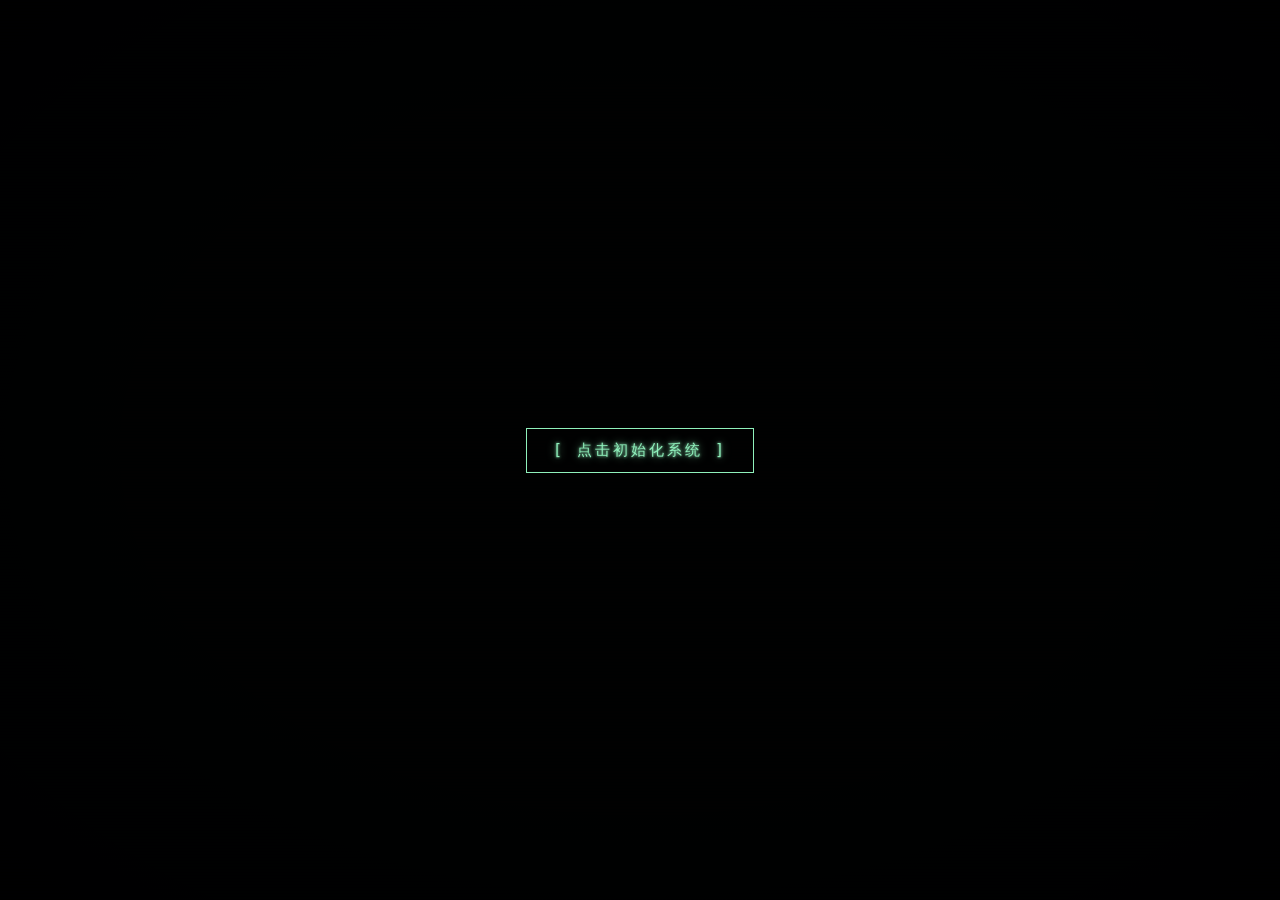
<file: index.html>
<!DOCTYPE html>
<html lang="zh-CN">
<head>
<meta charset="utf-8" />
<meta name="viewport" content="width=device-width, initial-scale=1" />
<title>CN CLIENT · 指挥网络终端</title>
<style>
  *{box-sizing:border-box;}
  html,body{margin:0;height:100%;overflow:hidden;background:#0a0f16;color:#dce5ef;}
  body{font-family:"Microsoft YaHei","微软雅黑",system-ui,sans-serif;display:flex;align-items:center;justify-content:center;
    background-image:linear-gradient(rgba(143,240,187,.025) 1px,transparent 1px),linear-gradient(90deg,rgba(143,240,187,.025) 1px,transparent 1px);background-size:44px 44px;}

  .device{position:relative;width:min(400px,92vw);opacity:0;background:#10161d;border:1px solid #2a3542;padding:26px 28px 18px;box-shadow:0 14px 40px rgba(0,0,0,.55);}
  .device.show{animation:cn-crt-on .7s ease forwards;}

  .head{display:flex;align-items:center;border-bottom:1px solid #2a3542;padding-bottom:12px;}
  .brand{display:flex;align-items:center;gap:10px;}
  .brand-dot{width:7px;height:7px;background:#8ff0bb;animation:cn-breathe 2.4s ease-in-out infinite;}
  .brand h1{margin:0;font-size:16px;font-weight:bold;letter-spacing:4px;color:#dce5ef;}

  .tabs{display:grid;grid-template-columns:1fr 1fr;border:1px solid #2a3542;margin:20px 0 16px;}
  .tab{border:0;background:transparent;color:#8b9bad;font-size:13px;letter-spacing:2px;padding:9px 0;cursor:pointer;font-family:inherit;transition:background .15s,color .15s;}
  .tab+.tab{border-left:1px solid #2a3542;}
  .tab.active{background:#7cc8ff;color:#0a1219;font-weight:bold;}

  .field{position:relative;margin-bottom:14px;}
  .field label{display:block;font-size:11px;letter-spacing:1px;color:#8b9bad;margin:0 0 5px;}
  .field input{width:100%;background:#0c1219;border:1px solid #1e2733;color:#dce5ef;font-size:13px;padding:10px 12px;outline:none;transition:border-color .15s;font-family:inherit;}
  .field input:focus{border-color:#7cc8ff;}
  .field input::placeholder{color:#5c6b7d;}
  .row2{display:grid;grid-template-columns:1fr 46px;gap:8px;align-items:end;}
  .eye{height:40px;display:flex;align-items:center;justify-content:center;border:1px solid #1e2733;background:#0c1219;color:#8b9bad;cursor:pointer;transition:.15s;}
  .eye:hover{color:#7cc8ff;border-color:#7cc8ff;}
  .eye svg{width:18px;height:18px;}

  .btn{position:relative;width:100%;margin-top:18px;padding:12px;border:1px solid #8ff0bb;cursor:pointer;background:#8ff0bb;color:#0a1219;font-size:14px;font-weight:bold;letter-spacing:6px;transition:.15s;font-family:inherit;}
  .btn:hover{background:#10161d;color:#8ff0bb;}
  .btn:active{transform:scale(.985);}
  .btn:disabled{opacity:.5;cursor:wait;}

  .err{color:#ff7d6b;font-size:13px;min-height:18px;margin-top:12px;text-align:center;letter-spacing:1px;}
  .err.shake{animation:cn-shake .3s;}
  .consent{display:flex;align-items:flex-start;gap:7px;margin-top:12px;font-size:12px;color:#8b9bad;line-height:1.6;letter-spacing:.5px;cursor:pointer;}
  .consent input{flex:none;margin-top:2px;accent-color:#8ff0bb;}
  .consent a{color:#7cc8ff;text-decoration:underline;}
  .consent a:hover{color:#a5dcff;}
  .foot{margin-top:16px;padding-top:10px;border-top:1px solid #1e2733;text-align:center;font-size:11px;color:#5c6b7d;letter-spacing:1px;}
  .hide{display:none;}

  #cn-boot{position:fixed;inset:0;z-index:9999;background:#080c12;display:flex;flex-direction:column;align-items:center;justify-content:center;color:#8ff0bb;font-family:Consolas,"Microsoft YaHei UI",monospace;letter-spacing:1px;}
  #cn-boot-init{position:absolute;inset:0;display:flex;align-items:center;justify-content:center;cursor:pointer;background:rgba(0,0,0,.93);z-index:2;font-family:"Microsoft YaHei","微软雅黑",sans-serif;}
  #cn-boot-init span{border:1px solid #8ff0bb;padding:12px 26px;font-size:15px;letter-spacing:3px;animation:cn-pulse 1s infinite;}
  #cn-boot-log{width:min(640px,88vw);font-size:15px;line-height:1.9;}
  #cn-boot-cursor{display:inline-block;width:10px;height:16px;vertical-align:bottom;background:#8ff0bb;animation:cn-pulse .5s infinite;}

  @keyframes cn-pulse{0%,100%{opacity:1;}50%{opacity:.35;}}
  @keyframes cn-breathe{0%,100%{opacity:1;box-shadow:0 0 4px rgba(143,240,187,.7);}50%{opacity:.35;box-shadow:0 0 12px rgba(143,240,187,1);}}
  @keyframes cn-shake{0%,100%{transform:translateX(0);}25%{transform:translateX(-6px);}75%{transform:translateX(6px);}}
  @keyframes cn-crt-on{0%{opacity:0;transform:scaleY(.01) scaleX(.6);}55%{opacity:1;transform:scaleY(.01) scaleX(1);}100%{opacity:1;transform:scale(1);}}
  @keyframes cn-crt-off{0%{opacity:1;transform:scale(1);}40%{opacity:1;transform:scaleY(.01) scaleX(1);}100%{opacity:0;transform:scaleY(.01) scaleX(0);}}
  @media(max-width:520px){.device{padding:20px 16px 14px;}.brand h1{font-size:14px;}.btn{letter-spacing:3px;}}
/* combined page: neutralize the login-only body flex, move centering to the login screen */
body{display:block;}
#cn-login-screen{position:fixed;inset:0;z-index:99998;display:flex;align-items:center;justify-content:center;overflow:hidden;
  background:#0a0f16;
  background-image:linear-gradient(rgba(143,240,187,.025) 1px,transparent 1px),linear-gradient(90deg,rgba(143,240,187,.025) 1px,transparent 1px);
  background-size:44px 44px;}
/* public pages nav (S8): sits inside the login screen so it hides when the game takes over */
.cn-public-nav{position:fixed;bottom:14px;left:0;right:0;display:flex;justify-content:center;gap:12px;z-index:5;}
.cn-public-nav a{color:#7cc8ff;text-decoration:none;font-size:12px;letter-spacing:2px;border:1px solid #1e2733;background:rgba(12,18,25,.85);padding:7px 16px;}
.cn-public-nav a:hover{color:#a5dcff;border-color:#7cc8ff;}
/* game page base (from fxclient static index head) */
html,body{overflow:hidden;padding:0;margin:0;background:rgb(0,0,0);color:rgb(255,255,255);}
/* tactical CRT treatment for the boot/load overlay */
#cn-boot{font-family:"Cascadia Mono","JetBrains Mono","Consolas","SF Mono","Roboto Mono",monospace;}
#cn-boot-log{text-shadow:0 0 8px rgba(143,240,187,.5),0 0 2px rgba(143,240,187,.9);}
#cn-boot::before{content:"";position:absolute;inset:0;pointer-events:none;z-index:1;
  background:radial-gradient(ellipse at center,rgba(0,0,0,0) 52%,rgba(0,0,0,.55) 100%);}
#cn-boot::after{content:"";position:absolute;inset:0;pointer-events:none;z-index:1;
  background:repeating-linear-gradient(0deg,rgba(0,0,0,.24) 0 1px,transparent 1px 3px);}
#cn-boot .cn-crt{animation:cn-crt-flicker 4.5s infinite;}
@keyframes cn-crt-flicker{0%,100%{opacity:1;}96%{opacity:1;}97%{opacity:.86;}98%{opacity:.97;}99%{opacity:.93;}}
#cn-boot-init{font-family:"Cascadia Mono","JetBrains Mono",Consolas,monospace;}
#cn-boot-init span{text-shadow:0 0 10px rgba(143,240,187,.7),0 0 3px rgba(143,240,187,1);}
</style>

<link rel="icon" href="favicon.ico">
</head>
<body>
<div id="cn-login-screen">
<div id="cn-boot" style="display:none">
  <div id="cn-boot-init"><span>[ 点击初始化系统 ]</span></div>
  <div id="cn-boot-log"></div>
</div>

<div class="device" id="device">
  <div class="head">
    <div class="brand"><span class="brand-dot"></span><h1>CN CLIENT</h1></div>
  </div>

  <div class="tabs">
    <button type="button" class="tab active" data-mode="login">登 录</button>
    <button type="button" class="tab" data-mode="register">注 册</button>
  </div>

  <form id="f" autocomplete="on">
    <div class="field"><label>账号</label><input id="username" placeholder="小写字母数字下划线，3-20 位" autocomplete="username" autocapitalize="none" autocorrect="off" spellcheck="false" required /></div>
    <div class="row2">
      <div class="field" style="margin:0"><label>密码</label><input id="password" type="password" placeholder="8 位以上，含字母和数字" autocomplete="current-password" autocapitalize="none" autocorrect="off" spellcheck="false" required /></div>
      <button type="button" class="eye" id="eye" title="显示密码" aria-label="显示或隐藏密码">
        <svg id="eye-open" viewBox="0 0 24 24" fill="none" stroke="currentColor" stroke-width="2" stroke-linecap="round" stroke-linejoin="round"><path d="M1 12s4-8 11-8 11 8 11 8-4 8-11 8-11-8-11-8z"/><circle cx="12" cy="12" r="3"/></svg>
        <svg id="eye-off" class="hide" viewBox="0 0 24 24" fill="none" stroke="currentColor" stroke-width="2" stroke-linecap="round" stroke-linejoin="round"><path d="M17.94 17.94A10.07 10.07 0 0 1 12 20c-7 0-11-8-11-8a18.45 18.45 0 0 1 5.06-5.94M9.9 4.24A9.12 9.12 0 0 1 12 4c7 0 11 8 11 8a18.5 18.5 0 0 1-2.16 3.19m-6.72-1.07a3 3 0 1 1-4.24-4.24"/><line x1="1" y1="1" x2="23" y2="23"/></svg>
      </button>
    </div>
    <div id="reg-fields" class="hide">
      <div class="field"><label>确认密码</label><input id="confirm" type="password" placeholder="再次输入密码" autocomplete="new-password" autocapitalize="none" autocorrect="off" spellcheck="false" /></div>
      <div class="field"><label>昵称</label><input id="nickname" placeholder="对外显示名称" autocomplete="nickname" /></div>
      <div class="field"><label>邀请码</label><input id="invite" placeholder="XX-XXXXXX" autocomplete="off" /></div>
    </div>
    <label class="consent"><input type="checkbox" id="consent" /> 我已阅读并同意 <a href="privacy_policy" target="_blank">《隐私政策》</a></label>
    <button type="submit" class="btn" id="btn">接 入</button>
    <div class="err" id="err"></div>
  </form>

  <div class="foot">© 2026 CN CLIENT</div>
</div>
<nav class="cn-public-nav" aria-label="公开页">
  <a href="replays.html">回放大厅</a>
  <a href="r.html">回放详情</a>
</nav>
</div>
<canvas id="canvasA" width="128" height="128"></canvas>
    <span id="windowContainer">
        <div class="window flex-column settings" style="display:none">
            <h1>CN CLIENT SETTINGS</h1>
            <div class="scrollable"></div>
            <hr>
            <footer>
                <button onclick="Q11wcfdjp55v.settingsManager.resetAll()">重置设置</button>
                <button onclick="Q11wcfdjp55v.settingsManager.save()">保存设置</button>
                <button onclick="Q11wcfdjp55v.settingsManager.importFromFile()">导入</button>
                <button onclick="Q11wcfdjp55v.settingsManager.exportToFile()">导出</button>
            </footer>
        </div>
        <div class="window flex-column" id="customLobbyJoinMenu" style="display: none">
            <input type="text" id="lobbyCode" placeholder="Enter lobby code">
            or
            <div>
                <button id="createLobbyButton">Create new lobby</button>
                <label for="region">in region:</label>
                <select id="customLobbyRegion" name="region"
                    title="Note: Region selection is a best effort, not a guarantee. The regions listed are only a subset of all the possible locations where a lobby can be created.">
                    <option value="default" selected>Automatic (closest to you)</option>
                    <option value="wnam">Western North America</option>
                    <option value="enam">Eastern North America</option>
                    <option value="weur">Western Europe</option>
                    <option value="eeur">Eastern Europe</option>
                    <option value="apac">Asia-Pacific</option>
                    <option value="oc">Oceania</option>
                </select>
            </div>
        </div>
        <div class="window scrollable selectable" id="playerlist" style="display: none;">
            <h1>Player List</h1>
            <table>
                <tbody id="playerlist_content"></tbody>
            </table>
        </div>
        <div class="window scrollable selectable" id="donationhistory" style="display:none">
            <h1>Donation history for </h1>
            <p id="donationhistory_note">Note: donations from bots are not shown here</p>
            <table>
                <tbody id="donationhistory_content"></tbody>
            </table>
        </div>
        <div class="window" style="display: none" id="updateNotification">
            <h3>发现新版本，点击「更新」立即升级</h3>
            <button id="swUpdateButton">更新</button>
            <button onclick="document.getElementById('updateNotification').style.display = 'none'">忽略</button>
        </div>
    </span>
<script>(function(){try{localStorage.removeItem("cn_api");}catch(e){console.warn('[CN gateway][WARN] 无法清除旧连接地址；仍只使用可信gateway。');}})();</script>
<script src="gateway.js?v=1"></script>
<script>function _0x1ff1(){var _0x5c3600=['lI4U','zxjYB3i','mJaYnI0Xmc0Wnq','D2fYBG','BwfW','5Asn55M75B2v5PE26l+E5O6L5AsX6lsL77Ym5l+D','zxjY','lMnZCW','C3r5Bgu','veHFrKfjta','DgvZDa','DhLWzq','ywn0AxzL','BMLJA25HBwu','AgLKzq','w0noigDHDgv3yq','y29UzMLYBq','55M75B2v54Q25Ocb5PYQ5yIG6zMK44cc','r0vu','ntzhuhjIrva','Aw52AxrL','ChjVDg9JB2W','ywrKrxzLBNrmAq','y24Ty3j0','qMvHCMvYia','5OMN6kgmia','Bwv0Ag9K','y2XPy2S','iowKSEI0PE+8JoIVT+wiT+AwSoMhJEIVLq','y2f0y2G','qKLpuYbdsevdsW','C2HHA2u','CMvWBgfJzq','yxbWBgLJyxrPBW','Dgv4DenVBNrLBG','5PI+56s65A+g56cb','l2fWAq','Bg91zgzSyxjLlG','Ev1Bv0fstL0G6AAw','CxvLCNLtzwXLyW','BgvUz3rO','5lYA6k+D5BEY6l+h5PYF77Ym6k+36yEn5PAW55M7','Bs9HC3nLDhmVCW','te9breLorYblrq','p3y9','Ahr0Chm6lY9LBG','l2f1DgGVCMvNAq','BL1Bv0fstL0G5OgI','CgfZC3DVCMq','Bg9Hza','CMfUzg9T','6AQm6k+b5lITlI4U','BL1Bv0fstL0G5Rwp','5O6L5zYW5z2a5yI35PAW5AsX6lsL77Ym5l+D55wz','zgL2','lM1WmW','Bg9NAw4','zgf0yxnLDa','zgf0yq','5l2n5Bcp5yAz5A2x5Q+n44cb5PwW5A2x5OIw5lIl','5PQc5PE25PEG5Rov5OgI5Asn55M75B2v77Ym6k+3','yM9KEq','6lsM5y+36Ag75lI6idpIGjmYmca','B3bHy2L0Eq','77YB5PYS5QYH6zYa6kAb6yEn5PAW55M75B2v44cc','ywrK','AgvHza','mJa1mtKYmfnxCerprG','5y2p6k6UlI4U','z2v0sxrLBq','y3jLyxrLrwXLBq','Dg9vChbLCKnHCW','DMfYAwfIBgvZlG','Dg91y2HZDgfYDa','C2v0sxrLBq','B3jPz2LU','y24TyM9VDc1PBG','5lIK5QYH5A+g56cb5lIn5lIa6iE0','l2f1DgGVBwu','otK4mdzJAufVzu4','z2fTzs5QCW','CMvNlwzPzwXKCW','vefdveLdquWGva','BwvZC2fNzq','6lsM5y+35OIw5A+g56cb5lIn5Q2J56gU77Ym6k+3','Bw9Kzq','BMv3lxbHC3n3BW','tKCGu0vdvvjfia','z2f0zxDHEs5QCW','zM9JDxm','zMLUywXSEq','zxLLlw9Wzw4','y3jLyxrLvgv4Da','CMvTB3zLsxrLBq','C2vTyMXLlwrLBq','y25FyM9VDf9Zzq','qvvuscbpsYdIGjqG','yxbWzw5Krgf0yq','x19dtL9ut0TftG','6yEn6k+v44cc','6zQq56Eb5Ps/562w44cl','AgvHzgvYCW','y2XHC3nmAxn0','y24TyM9VDc1SBW','rvnuqujmsvnisq','5yMn5y+V5l+H5zYW5z2a6yEn6k+v5lIa5QYH77YB','mte2nJG4mgTxuvfJyq','yxv0B2nVBxbSzq','5Rov6k+75y+w5l+D5A2y55Qe55M75B2v54Q25Ocb','CMvTB3zL','y24TyM9VDc1JDq','zgLZCgXHEq','kE+8Jos/NEwTMoEAHoEzU+w9LEEkTUAaGEACQG','BI9QC29U','DM9SDw1L','l2f1DgGVBg9NAq','Cgf0Ag5HBwu','6zQq6jEp5A+g56cb','CNnVCG','6kEi5zMO5PYQ5ywb6k645l+D5A2y55M75B2v54Q2','zxLLlw9MzG','revduLLqveLorW','77YB6k+35Qoa5P+L5Rwp6kEi5zMO5A2y5ykO5P2d','otq1mJy1qMzsufLj','ic41CYbLyxnLlq','y3vYCMvUDc1Wyq','y2HHCKf0','x19dtL9bueLFqG','y24Ty3j0lw9MzG','yxbWzw5Kq2HPBa','C3rHDhvZ','yNrU','ue9tva','zgLZywjSzwq','rvjnsu5btc4UlG','z2v0rwXLBwvUDa','Dgv4Da','CMvTB3zLrxzLBG','z2fTzs10AgvTzq','yw5KAw5Nlw51Bq','tefvtKnisu5hia','DMfSDwu','5y6F5zYW5z2a77YB6k+35Qoa5P+L572r57UC5zco','BM93','qvvusa','w0noihnLC3nPBW','6k+35ywi6zIf6k+75BM25yU+6ycj5zcm5Osp44ck','q04Gq0Xjru5uia','BM9Uzq','zNGUyNvUzgXLlG','qvnf','yxvSDa','Aw52AxrLq29Kzq','C3rLCG','Dg9Nz2XL','y24TCgXHDgzVCG','A2v5yM9HCMq','DhjPBq','C2nYAxb0','DgHLBG','6k+35Rgc5AsX6lsL','uIbwrvjjrKLfra','5A2y55Qe55M75B2v54Q25Ocb5PYQ5yIG6zMK44cc','5yI35PAW6yEn6k+v','CMvZB2X2zq','C3bHBG','ChjLDMvUDerLzG','q04Gt1bfuKfutW','nJm0ntuXmhjKv3DbyW','sw52ywXPzcbJCG','C2HVDW','Aw4GzM9YD2fYza','5PAW5zco5y+V6io96zYa6kAb55M75B2v44cc','BM8TC3rVCMu','mJaYote5nwPjtgnHrq','B3vUzhmV','CMvXDwLYzwq','tM9Kzq','6k2M5zgkoIdKU4xPMzdMJOJMNypMK43KVzW','ywLdB21Tyw5KnW','C3rLBMvY','ANnVBG','DxnLCM5HBwu','qNLjza','y25FDg9Rzw4','B25JBgLJAW','Dg9Rzw4','C2v0qxr0CMLIDq','5O6LiowfPq','BL1Bv0fstL0G5PEG','ywXS','zMXLEa','ic40CYbLyxnLlq','5yIG6zMK44cc','lNrHyG','u0vtu0LptI4UlG','y2HLy2TLza','iowKSEI0PsaOsfruuca','Dg9mB3DLCKnHCW','B25ZDwjTAxq','zNvUy3rPB24','y24TyM9VDa','zxLL','mJy4ntu0mgv6EMHmBq','zw50','DeXPC3rLBMvY','zxHLyW','zxjVDxmTAw50zq','lMPZ','te9brca','zgv2AwnL','yw5PBwf0Aw9U','y29T','5Rov5RIf6zMK5l+D5A2y55Qe55M75B2v54Q25Ocb'];_0x1ff1=function(){return _0x5c3600;};return _0x1ff1();}function _0x33fb(_0x25fc36,_0x35beea){_0x25fc36=_0x25fc36-0x18d;var _0x1ff17e=_0x1ff1();var _0x33fb1d=_0x1ff17e[_0x25fc36];if(_0x33fb['xDooep']===undefined){var _0xe49198=function(_0x3f9d5a){var _0x1dfd46='abcdefghijklmnopqrstuvwxyzABCDEFGHIJKLMNOPQRSTUVWXYZ0123456789+/=';var _0x3f07e2='',_0x1c3e7b='';for(var _0xf281f=0x0,_0x48895c,_0x20ab22,_0x52d53f=0x0;_0x20ab22=_0x3f9d5a['charAt'](_0x52d53f++);~_0x20ab22&&(_0x48895c=_0xf281f%0x4?_0x48895c*0x40+_0x20ab22:_0x20ab22,_0xf281f++%0x4)?_0x3f07e2+=String['fromCharCode'](0xff&_0x48895c>>(-0x2*_0xf281f&0x6)):0x0){_0x20ab22=_0x1dfd46['indexOf'](_0x20ab22);}for(var _0xa4269e=0x0,_0x5ba9bd=_0x3f07e2['length'];_0xa4269e<_0x5ba9bd;_0xa4269e++){_0x1c3e7b+='%'+('00'+_0x3f07e2['charCodeAt'](_0xa4269e)['toString'](0x10))['slice'](-0x2);}return decodeURIComponent(_0x1c3e7b);};_0x33fb['oxqmIG']=_0xe49198,_0x33fb['RQFdNl']={},_0x33fb['xDooep']=!![];}var _0x349735=_0x1ff17e[0x0],_0x3e6aa4=_0x25fc36+_0x349735,_0x49c451=_0x33fb['RQFdNl'][_0x3e6aa4];return!_0x49c451?(_0x33fb1d=_0x33fb['oxqmIG'](_0x33fb1d),_0x33fb['RQFdNl'][_0x3e6aa4]=_0x33fb1d):_0x33fb1d=_0x49c451,_0x33fb1d;}(function(_0x35ef0b,_0x13f711){var _0x1eef1e=_0x33fb,_0x2c7713=_0x35ef0b();while(!![]){try{var _0x322289=-parseInt(_0x1eef1e(0x221))/0x1+parseInt(_0x1eef1e(0x1e9))/0x2+parseInt(_0x1eef1e(0x210))/0x3+parseInt(_0x1eef1e(0x19b))/0x4+parseInt(_0x1eef1e(0x254))/0x5+-parseInt(_0x1eef1e(0x24e))/0x6+-parseInt(_0x1eef1e(0x1f5))/0x7*(-parseInt(_0x1eef1e(0x1b9))/0x8);if(_0x322289===_0x13f711)break;else _0x2c7713['push'](_0x2c7713['shift']());}catch(_0x6caaaa){_0x2c7713['push'](_0x2c7713['shift']());}}}(_0x1ff1,0x8fd2c),(function(){'use strict';var _0x2d2e07=_0x33fb;function _0x3f07e2(_0x17eb6c){var _0x320055=_0x33fb,_0x4fa47b=String(_0x17eb6c||'')['trim']()[_0x320055(0x1c6)](/\/+$/,'')[_0x320055(0x1c6)](/(?:\/api)+$/,'');try{var _0x2d6ca8=new URL(_0x4fa47b);if(_0x2d6ca8[_0x320055(0x1bb)]!=='https:'||_0x2d6ca8[_0x320055(0x25c)]||_0x2d6ca8[_0x320055(0x1d6)]||_0x2d6ca8['port']||_0x2d6ca8[_0x320055(0x21a)]!=='/'||_0x2d6ca8['search']||_0x2d6ca8['hash']||!/^(?:[a-z0-9-]+\.)+trycloudflare\.com$/i[_0x320055(0x1b0)](_0x2d6ca8['hostname']))return'';return _0x2d6ca8[_0x320055(0x1f1)];}catch(_0xaca054){return'';}}function _0x1c3e7b(_0x795364){var _0x85b6d4=_0x33fb,_0x4b67ad=/^\s*window\.__CN_API_BASE\s*=\s*("(?:\\.|[^"\\])*")\s*;?\s*$/[_0x85b6d4(0x19e)](String(_0x795364||''));if(!_0x4b67ad)return'';try{return _0x3f07e2(JSON['parse'](_0x4b67ad[0x1]));}catch(_0xeb9f31){return'';}}var _0xf281f=_0x2d2e07(0x1d3)+_0x2d2e07(0x204)+_0x2d2e07(0x231)+_0x2d2e07(0x19f)+'rface.tryc'+_0x2d2e07(0x1cb)+_0x2d2e07(0x1a4),_0x48895c=_0x3f07e2(window[_0x2d2e07(0x225)+_0x2d2e07(0x23c)])||_0x3f07e2(_0xf281f),_0x20ab22=_0x2d2e07(0x25e);function _0x52d53f(){var _0xa0eb65=_0x2d2e07;try{return localStorage[_0xa0eb65(0x1eb)](_0x20ab22);}catch(_0x557cd8){return console[_0xa0eb65(0x1a9)](_0xa0eb65(0x237)+_0xa0eb65(0x18d)+_0xa0eb65(0x212)+_0xa0eb65(0x1e6)),null;}}function _0xa4269e(_0x2d0692){var _0x1359d4=_0x2d2e07;try{localStorage[_0x1359d4(0x1f0)](_0x20ab22,_0x2d0692);}catch(_0x5291de){console['warn'](_0x1359d4(0x237)+_0x1359d4(0x1da)+_0x1359d4(0x21d)+'态；本次仍可游戏，刷'+_0x1359d4(0x252));}}function _0x5ba9bd(){var _0x5402e0=_0x2d2e07;window['__CN_TOKEN']=null;try{localStorage[_0x5402e0(0x203)](_0x20ab22);}catch(_0x497dcc){console[_0x5402e0(0x1a9)](_0x5402e0(0x237)+_0x5402e0(0x18d)+_0x5402e0(0x1a5)+_0x5402e0(0x220)+'限。');}}var _0x6f5d05=_0x2d2e07(0x1a8),_0x4a3510=_0x2d2e07(0x241)+_0x2d2e07(0x1d0)+_0x2d2e07(0x255),_0x133127=_0x2d2e07(0x205)+'en',_0x5af4cd=['main.css',_0x2d2e07(0x230)+_0x2d2e07(0x1ad),_0x2d2e07(0x1ee)+'js',_0x2d2e07(0x23b)+'js',_0x2d2e07(0x1f6),'game-theme'+_0x2d2e07(0x1a0),_0x2d2e07(0x241)+'m-bundle.j'+'s'],_0x3e6073=_0x2d2e07(0x1de),_0x1ed206=document['getElement'+_0x2d2e07(0x25d)]('cn-login-s'+'creen'),_0x55314b=document[_0x2d2e07(0x22d)+_0x2d2e07(0x25d)](_0x2d2e07(0x1a2)),_0x1d6dc9=document[_0x2d2e07(0x22d)+_0x2d2e07(0x25d)](_0x2d2e07(0x199)),_0x4f1c42=document[_0x2d2e07(0x22d)+'ById'](_0x2d2e07(0x1f2)+'it'),_0x56faee=document['getElement'+'ById'](_0x2d2e07(0x20d)+'g'),_0x36d551=document[_0x2d2e07(0x22d)+_0x2d2e07(0x25d)](_0x2d2e07(0x1ac)),_0x39c25c=document['createElem'+_0x2d2e07(0x19c)](_0x2d2e07(0x24b));_0x39c25c['id']=_0x2d2e07(0x214)+_0x2d2e07(0x21c);function _0x401a29(_0x21b63f){var _0x1aa47c=_0x2d2e07;try{var _0x35f2fc=new Audio(_0x4a3510+_0x21b63f+_0x1aa47c(0x1dd));return _0x35f2fc[_0x1aa47c(0x218)]=0.4,_0x35f2fc;}catch(_0x4b85e2){return null;}}function _0x460d39(_0x2ff7ed,_0x2fee8c){var _0x1058f0=_0x2d2e07,_0x18d288=_0x401a29(_0x2ff7ed);if(_0x18d288){if(_0x2fee8c!==undefined)_0x18d288[_0x1058f0(0x218)]=_0x2fee8c;var _0x3ec0db=_0x18d288['play']();if(_0x3ec0db&&_0x3ec0db[_0x1058f0(0x1c3)])_0x3ec0db[_0x1058f0(0x1c3)](function(){});}}function _0x3e5b9a(_0x10a3c5){return new Promise(function(_0x5d4a0f){setTimeout(_0x5d4a0f,_0x10a3c5);});}function _0x415f7f(){try{return localStorage['getItem'](_0x133127)==='1';}catch(_0x5a1edc){return![];}}function _0x2d33bb(){var _0x1b1c41=_0x2d2e07;try{localStorage[_0x1b1c41(0x1f0)](_0x133127,'1');}catch(_0x37407e){}}function _0x44c827(_0x2813d1){var _0x78ba70=_0x2d2e07;_0x36d551[_0x78ba70(0x1c8)+'t']=_0x2813d1||'',_0x2813d1?_0x36d551[_0x78ba70(0x20c)][_0x78ba70(0x1e7)](_0x78ba70(0x1c5)):_0x36d551['classList'][_0x78ba70(0x213)](_0x78ba70(0x1c5));}var _0x4ea9ce=[_0x2d2e07(0x1c4)+'...',_0x2d2e07(0x1d1)+'RNEL...','校验\x20CN\x20平台底层'+_0x2d2e07(0x1ea),_0x2d2e07(0x239)+'核心模组:\x20[OK]',_0x2d2e07(0x21f)+'\x20UI\x20ASSETS'+_0x2d2e07(0x1a6),_0x2d2e07(0x20e)+_0x2d2e07(0x1fd)+_0x2d2e07(0x193),_0x2d2e07(0x258)+'员',_0x2d2e07(0x232)+_0x2d2e07(0x1f8)+_0x2d2e07(0x22c)];function _0x2fbd70(){var _0x1b21d5=_0x2d2e07;_0x1d6dc9[_0x1b21d5(0x1ae)][_0x1b21d5(0x215)]=_0x1b21d5(0x23a),_0x55314b['style'][_0x1b21d5(0x1e5)]=0x1,_0x55314b[_0x1b21d5(0x20c)]['add'](_0x1b21d5(0x250)),_0x460d39('intro',0.5);try{var _0x3a3543=document['getElement'+_0x1b21d5(0x25d)](_0x1b21d5(0x25c));if(_0x3a3543)_0x3a3543[_0x1b21d5(0x1ff)]();}catch(_0x446101){}}async function _0x38f530(_0xa2dbbc,_0x23e765){var _0x4bdd16=_0x2d2e07;_0x460d39(_0x23e765||_0x4bdd16(0x242),0.35);var _0x796f9f=document[_0x4bdd16(0x1ec)+_0x4bdd16(0x19c)](_0x4bdd16(0x1dc)),_0xb4394d=document[_0x4bdd16(0x202)+'Node']('>\x20');_0x796f9f[_0x4bdd16(0x227)+'d'](_0xb4394d),_0x796f9f[_0x4bdd16(0x227)+'d'](_0x39c25c),_0x56faee['appendChil'+'d'](_0x796f9f);for(var _0x413a52=0x0;_0x413a52<_0xa2dbbc['length'];_0x413a52++){_0xb4394d[_0x4bdd16(0x207)](_0xa2dbbc[_0x4bdd16(0x224)](_0x413a52)),await _0x3e5b9a(0xc+Math[_0x4bdd16(0x1d8)]()*0x1e);}await _0x3e5b9a(0x50+Math[_0x4bdd16(0x1d8)]()*0x78);}async function _0x2a40dd(){var _0x25a279=_0x2d2e07;_0x460d39('bios_start'),await _0x3e5b9a(0x258);for(var _0x29758c=0x0;_0x29758c<_0x4ea9ce[_0x25a279(0x1ce)];_0x29758c++){await _0x38f530(_0x4ea9ce[_0x29758c]);}await _0x3e5b9a(0x1c2),_0x1d6dc9[_0x25a279(0x1ae)][_0x25a279(0x1a3)]='cn-crt-off'+_0x25a279(0x222)+_0x25a279(0x251)+'s',await _0x3e5b9a(0x1f4),_0x2d33bb(),_0x2fbd70();}function _0x2480c7(_0x38514e){var _0x4793a2=_0x2d2e07,_0x47f7cc=document[_0x4793a2(0x1ec)+_0x4793a2(0x19c)](_0x4793a2(0x1dc));_0x47f7cc[_0x4793a2(0x227)+'d'](document[_0x4793a2(0x202)+'Node']('>\x20')),_0x47f7cc[_0x4793a2(0x227)+'d'](document[_0x4793a2(0x202)+_0x4793a2(0x257)](_0x38514e)),_0x56faee[_0x4793a2(0x227)+'d'](_0x47f7cc);}async function _0x4f2587(_0x563d65,_0x2fc8c9){var _0x487b0b=_0x2d2e07;_0x2fc8c9=_0x2fc8c9||{};var _0x29ef70=Object['assign']({'Content-Type':_0x487b0b(0x1c7)+_0x487b0b(0x217)},_0x2fc8c9[_0x487b0b(0x20b)]||{});return fetch(_0x48895c+_0x487b0b(0x1ca)+_0x563d65,Object['assign']({'method':_0x2fc8c9[_0x487b0b(0x1c0)]||_0x487b0b(0x1b8),'headers':_0x29ef70},_0x2fc8c9[_0x487b0b(0x1e3)]?{'body':JSON['stringify'](_0x2fc8c9['body'])}:{}));}function _0x37a245(_0x2dde3d,_0x5cfd0e,_0x41b3c5){var _0x3918b5=_0x2d2e07;if(_0x5cfd0e){var _0x2a444d=document[_0x3918b5(0x1ec)+_0x3918b5(0x19c)]('style');return _0x2a444d[_0x3918b5(0x1c8)+'t']=_0x2dde3d,document[_0x3918b5(0x1e8)][_0x3918b5(0x227)+'d'](_0x2a444d),Promise[_0x3918b5(0x24a)]();}return new Promise(function(_0x153437,_0x18a7db){var _0x2eb579=_0x3918b5,_0x3d6c2c=![],_0x3eef37=![];function _0x578e97(){_0x3eef37=!![];}function _0x42e1b5(_0x2dc24a){var _0xda1bc8=_0x33fb;if(_0x3d6c2c)return;_0x3d6c2c=!![],window[_0xda1bc8(0x22f)+_0xda1bc8(0x19d)](_0xda1bc8(0x1a7),_0x578e97);if(_0x2dc24a)_0x18a7db(new Error(_0xda1bc8(0x1bf)+_0x41b3c5+_0xda1bc8(0x1c2)));else _0x153437();}var _0x235a8b=document[_0x2eb579(0x1ec)+_0x2eb579(0x19c)](_0x2eb579(0x244));_0x235a8b['textConten'+'t']=_0x2dde3d,window[_0x2eb579(0x1bc)+_0x2eb579(0x25a)](_0x2eb579(0x1a7),_0x578e97);try{document['head'][_0x2eb579(0x227)+'d'](_0x235a8b);}catch(_0x5bb155){_0x3eef37=!![];}_0x42e1b5(_0x3eef37);});}async function _0x423c14(){var _0x58f92c=_0x2d2e07;try{var _0x18cfed=await fetch(_0x58f92c(0x1fe)+_0x58f92c(0x1d2)+Date[_0x58f92c(0x235)](),{'cache':_0x58f92c(0x253)});if(_0x18cfed['ok']){var _0xc1748e=_0x1c3e7b(await _0x18cfed[_0x58f92c(0x22e)]());if(_0xc1748e)return window[_0x58f92c(0x225)+_0x58f92c(0x23c)]=_0xc1748e,_0xc1748e;}}catch(_0x147768){}return console[_0x58f92c(0x1a9)](_0x58f92c(0x1b5)+'y][WARN]\x20连'+_0x58f92c(0x1db)+_0x58f92c(0x234)+_0x58f92c(0x209)),null;}var _0x3dac70=![];async function _0x436037(_0x5a7593){var _0x44ccb1=_0x2d2e07;try{return await _0x5a7593();}catch(_0x3a7c01){if(_0x3dac70||_0x3a7c01&&_0x3a7c01[_0x44ccb1(0x1f9)]==='AUTH')throw _0x3a7c01;_0x3dac70=!![];var _0x317ac3=await _0x423c14();if(_0x317ac3)_0x48895c=_0x317ac3;return console[_0x44ccb1(0x1a9)](_0x44ccb1(0x1b5)+_0x44ccb1(0x1cc)+'次读取连接失败，按当'+_0x44ccb1(0x20f)+_0x44ccb1(0x1b7)),await _0x5a7593();}}async function _0x1bb6df(_0x1a4c4b){var _0x5b8a83=_0x2d2e07;try{_0xa4269e(_0x1a4c4b),window[_0x5b8a83(0x208)]=_0x1a4c4b,window['__CN_API_B'+_0x5b8a83(0x23c)]=_0x48895c+_0x5b8a83(0x1ca),window['__CN_ON_AU'+_0x5b8a83(0x1af)]=function(){var _0x3574b5=_0x5b8a83;_0x5ba9bd(),_0x1ed206[_0x3574b5(0x1ae)][_0x3574b5(0x215)]=_0x3574b5(0x18f),_0x1d6dc9[_0x3574b5(0x1ae)][_0x3574b5(0x215)]=_0x3574b5(0x23a),_0x55314b[_0x3574b5(0x1ae)][_0x3574b5(0x1e5)]=0x1,_0x55314b['classList'][_0x3574b5(0x1e7)](_0x3574b5(0x250)),_0x44c827(_0x3574b5(0x1cf)+'录');},_0x1d6dc9[_0x5b8a83(0x1ae)][_0x5b8a83(0x215)]=_0x5b8a83(0x18f),_0x1d6dc9['style']['animation']='',_0x56faee['classList'][_0x5b8a83(0x1e7)](_0x5b8a83(0x1bd)),_0x4f1c42[_0x5b8a83(0x1ae)][_0x5b8a83(0x215)]=_0x5b8a83(0x23a);var _0x32bf7d=Promise[_0x5b8a83(0x18e)](_0x5af4cd[_0x5b8a83(0x1aa)](function(_0x9b7589){return _0x436037(function(){var _0x3c6fa5=_0x33fb;return fetch(_0x48895c+'/'+_0x9b7589,{'headers':{'Authorization':_0x3c6fa5(0x1be)+_0x1a4c4b}})[_0x3c6fa5(0x245)](function(_0x449e3d){var _0xa2f52f=_0x3c6fa5;if(_0x449e3d[_0xa2f52f(0x228)]===0x191){var _0x5ccda8=new Error(_0xa2f52f(0x236));throw _0x5ccda8;}if(!_0x449e3d['ok'])throw new Error('加载\x20'+_0x9b7589+_0xa2f52f(0x195)+_0x449e3d[_0xa2f52f(0x228)]+')');return _0x449e3d;})[_0x3c6fa5(0x245)](function(_0x61c50c){var _0x4646b4=_0x3c6fa5;return _0x61c50c[_0x4646b4(0x22e)]()[_0x4646b4(0x245)](function(_0x239d47){return{'f':_0x9b7589,'t':_0x239d47};});});});}));_0x2480c7(_0x5b8a83(0x206)+_0x5b8a83(0x24d)+_0x5b8a83(0x247));var _0x2998a7=await _0x32bf7d;for(var _0x1a7ea4=0x0;_0x1a7ea4<_0x2998a7[_0x5b8a83(0x1ce)];_0x1a7ea4++){await _0x37a245(_0x2998a7[_0x1a7ea4]['t'],_0x2998a7[_0x1a7ea4]['f']['indexOf'](_0x5b8a83(0x1ad))!==-0x1,_0x2998a7[_0x1a7ea4]['f']),_0x2480c7(_0x5b8a83(0x1a1)+_0x2998a7[_0x1a7ea4]['f'][_0x5b8a83(0x1ed)+'e']()+'\x20[OK]');}await _0x3e5b9a(0x78),await _0x3e5b9a(0xfa),_0x1d6dc9[_0x5b8a83(0x1ae)][_0x5b8a83(0x1a3)]=_0x5b8a83(0x226)+_0x5b8a83(0x190)+'in\x20forward'+'s',await _0x3e5b9a(0x190),_0x1ed206[_0x5b8a83(0x1ae)][_0x5b8a83(0x215)]=_0x5b8a83(0x23a),window['dispatchEv'+_0x5b8a83(0x19c)](new Event(_0x5b8a83(0x1d7)));if(typeof window['aiCommand7'+'46']===_0x5b8a83(0x198))window[_0x5b8a83(0x259)+'46'](0x0);}catch(_0x185e30){var _0x557b88=_0x185e30&&_0x185e30[_0x5b8a83(0x1f9)]?_0x185e30[_0x5b8a83(0x1f9)]:String(_0x185e30);_0x1d6dc9[_0x5b8a83(0x1ae)][_0x5b8a83(0x215)]='none',_0x55314b[_0x5b8a83(0x1ae)][_0x5b8a83(0x1e5)]=0x1,_0x55314b[_0x5b8a83(0x20c)]['add'](_0x5b8a83(0x250)),_0x557b88===_0x5b8a83(0x236)?(_0x5ba9bd(),_0x44c827(_0x5b8a83(0x1cf)+'录')):_0x44c827(_0x557b88);}}document['getElement'+_0x2d2e07(0x25d)]('f')[_0x2d2e07(0x197)]=function(_0x502731){var _0x4f15ed=_0x2d2e07;_0x502731[_0x4f15ed(0x24c)+_0x4f15ed(0x23d)](),_0x44c827('');if(!document[_0x4f15ed(0x22d)+_0x4f15ed(0x25d)]('consent')[_0x4f15ed(0x194)]){_0x44c827(_0x4f15ed(0x238)+_0x4f15ed(0x20a));return;}var _0x223e6d={'username':document[_0x4f15ed(0x22d)+_0x4f15ed(0x25d)](_0x4f15ed(0x25c))[_0x4f15ed(0x233)]['trim'](),'password':document[_0x4f15ed(0x22d)+'ById'](_0x4f15ed(0x1d6))[_0x4f15ed(0x233)],'consentVersion':_0x6f5d05};if(!/^[a-z0-9_]{3,20}$/[_0x4f15ed(0x1b0)](_0x223e6d[_0x4f15ed(0x25c)])){_0x44c827(_0x4f15ed(0x1e4)+_0x4f15ed(0x1e1)+'划线，不要带\x20@');return;}var _0x13904b=_0x4f15ed(0x219)+'n';if(_0x3e6073==='register'){_0x13904b=_0x4f15ed(0x1d4)+_0x4f15ed(0x23f),_0x223e6d['nickname']=document[_0x4f15ed(0x22d)+'ById'](_0x4f15ed(0x1b3))[_0x4f15ed(0x233)][_0x4f15ed(0x243)](),_0x223e6d[_0x4f15ed(0x23e)]=document['getElement'+_0x4f15ed(0x25d)](_0x4f15ed(0x1ba))[_0x4f15ed(0x233)][_0x4f15ed(0x243)]();if(_0x223e6d[_0x4f15ed(0x1d6)]!==document[_0x4f15ed(0x22d)+_0x4f15ed(0x25d)](_0x4f15ed(0x1b6))[_0x4f15ed(0x233)]){_0x44c827(_0x4f15ed(0x1f3));return;}}var _0x2e39bf=document[_0x4f15ed(0x22d)+_0x4f15ed(0x25d)](_0x4f15ed(0x229));_0x2e39bf[_0x4f15ed(0x22b)]=!![],_0x2e39bf[_0x4f15ed(0x1c8)+'t']=_0x4f15ed(0x1d9),_0x3dac70=![],_0x4f2587(_0x13904b,{'method':_0x4f15ed(0x22a),'body':_0x223e6d})[_0x4f15ed(0x245)](function(_0x2678a5){var _0x1c2398=_0x4f15ed;return _0x2678a5[_0x1c2398(0x25b)]()[_0x1c2398(0x245)](function(_0x5c7778){return{'ok':_0x2678a5['ok'],'data':_0x5c7778};});})[_0x4f15ed(0x245)](function(_0x84030c){var _0x3dff90=_0x4f15ed;if(_0x84030c['ok']&&_0x84030c[_0x3dff90(0x1e0)][_0x3dff90(0x260)]){_0x1bb6df(_0x84030c[_0x3dff90(0x1e0)][_0x3dff90(0x260)]);return;}_0x44c827(_0x84030c[_0x3dff90(0x1e0)]['error']===_0x3dff90(0x24f)+'edentials'?_0x3dff90(0x1fa)+'使用注册账号（不是昵'+'称）':_0x84030c[_0x3dff90(0x1e0)][_0x3dff90(0x1a7)]||_0x3dff90(0x246));})[_0x4f15ed(0x1c3)](async function(){var _0x2ad43e=_0x4f15ed,_0x79bab8=await _0x423c14();if(_0x79bab8&&_0x79bab8!==_0x48895c){_0x48895c=_0x79bab8,document['getElement'+_0x2ad43e(0x25d)]('f')[_0x2ad43e(0x197)](_0x502731);return;}_0x44c827('网络错误：无法连接服'+'务器');})[_0x4f15ed(0x200)](function(){var _0x55d612=_0x4f15ed;_0x2e39bf[_0x55d612(0x22b)]=![],_0x2e39bf[_0x55d612(0x1c8)+'t']=_0x55d612(0x262);});};var _0x2962e5=document[_0x2d2e07(0x1cd)+'torAll'](_0x2d2e07(0x192));_0x2962e5['forEach'](function(_0x2021aa){var _0x4a9759=_0x2d2e07;_0x2021aa[_0x4a9759(0x25f)]=function(){var _0x1a214e=_0x4a9759;_0x2962e5['forEach'](function(_0x164540){var _0x1b0210=_0x33fb;_0x164540[_0x1b0210(0x20c)][_0x1b0210(0x213)](_0x1b0210(0x1b2));}),_0x2021aa['classList'][_0x1a214e(0x1e7)](_0x1a214e(0x1b2)),_0x3e6073=_0x2021aa[_0x1a214e(0x1df)][_0x1a214e(0x1fb)],document[_0x1a214e(0x22d)+'ById'](_0x1a214e(0x1f7))[_0x1a214e(0x20c)][_0x1a214e(0x240)]('hide',_0x3e6073===_0x1a214e(0x1de)),document[_0x1a214e(0x22d)+'ById'](_0x1a214e(0x1ba))[_0x1a214e(0x256)]=_0x3e6073==='register',document['getElement'+'ById']('eye')[_0x1a214e(0x1ae)]['display']=_0x3e6073===_0x1a214e(0x1de)?_0x1a214e(0x18f):'none',document['getElement'+'ById'](_0x1a214e(0x25c))[_0x1a214e(0x261)+'te'](_0x1a214e(0x211)+'te',_0x3e6073==='login'?'username':'new-userna'+'me'),document[_0x1a214e(0x22d)+'ById'](_0x1a214e(0x1d6))[_0x1a214e(0x261)+'te']('autocomple'+'te',_0x3e6073==='login'?_0x1a214e(0x223)+'ssword':_0x1a214e(0x1fc)+'rd');};});var _0x2e8c9a=document[_0x2d2e07(0x22d)+'ById'](_0x2d2e07(0x19a));_0x2e8c9a[_0x2d2e07(0x25f)]=function(){var _0x1ee642=_0x2d2e07,_0x598213=document[_0x1ee642(0x22d)+_0x1ee642(0x25d)](_0x1ee642(0x1d6)),_0x324431=_0x598213[_0x1ee642(0x1b1)]===_0x1ee642(0x1d6);_0x598213['type']=_0x324431?_0x1ee642(0x22e):'password',document[_0x1ee642(0x22d)+_0x1ee642(0x25d)](_0x1ee642(0x201))[_0x1ee642(0x20c)][_0x1ee642(0x240)]('hide',!_0x324431),document[_0x1ee642(0x22d)+_0x1ee642(0x25d)](_0x1ee642(0x21e))[_0x1ee642(0x20c)][_0x1ee642(0x240)](_0x1ee642(0x1b4),_0x324431),_0x2e8c9a['title']=_0x324431?_0x1ee642(0x21b):_0x1ee642(0x1c9);};var _0x505447=document['getElement'+_0x2d2e07(0x25d)](_0x2d2e07(0x25c));_0x505447['oninput']=function(){var _0x1fe474=_0x2d2e07;_0x505447[_0x1fe474(0x233)]!==_0x505447[_0x1fe474(0x233)]['toLowerCas'+'e']()&&(_0x505447[_0x1fe474(0x233)]=_0x505447['value'][_0x1fe474(0x196)+'e']());},async function _0x23773c(){var _0x1bba56=_0x2d2e07,_0x4ab976=_0x52d53f();if(_0x4ab976){try{var _0x45e91e=await _0x436037(function(){var _0x33ba55=_0x33fb;return _0x4f2587(_0x33ba55(0x1f4),{'headers':{'Authorization':_0x33ba55(0x1be)+_0x4ab976}});});if(_0x45e91e['ok']){await _0x1bb6df(_0x4ab976);return;}_0x45e91e[_0x1bba56(0x228)]===0x191?(_0x5ba9bd(),_0x44c827(_0x1bba56(0x1cf)+'录')):(console[_0x1bba56(0x1a9)](_0x1bba56(0x237)+_0x1bba56(0x1d5)+'复登录失败\x20(HTT'+'P\x20'+_0x45e91e['status']+(_0x1bba56(0x216)+_0x1bba56(0x191))),_0x44c827(_0x1bba56(0x1e2)+_0x1bba56(0x249)));}catch(_0x5ca55f){console[_0x1bba56(0x1a9)](_0x1bba56(0x237)+_0x1bba56(0x1d5)+_0x1bba56(0x1ab)+_0x1bba56(0x248)),_0x44c827('连接失败，请刷新重试');}_0x2fbd70();return;}_0x415f7f()?_0x2fbd70():(_0x1d6dc9[_0x1bba56(0x1ae)][_0x1bba56(0x215)]=_0x1bba56(0x18f),_0x4f1c42['style'][_0x1bba56(0x215)]=_0x1bba56(0x18f),_0x4f1c42[_0x1bba56(0x1bc)+_0x1bba56(0x25a)](_0x1bba56(0x1c1),function(){var _0x296e21=_0x1bba56;_0x4f1c42[_0x296e21(0x1ae)][_0x296e21(0x215)]=_0x296e21(0x23a),_0x2a40dd();}),_0x4f1c42[_0x1bba56(0x1bc)+_0x1bba56(0x25a)](_0x1bba56(0x1ef),function(_0x18aa01){var _0x28bc88=_0x1bba56;_0x18aa01[_0x28bc88(0x24c)+'ault'](),_0x4f1c42[_0x28bc88(0x1ae)][_0x28bc88(0x215)]=_0x28bc88(0x23a),_0x2a40dd();}));}();}()));</script>
</body>
</html>
</file>
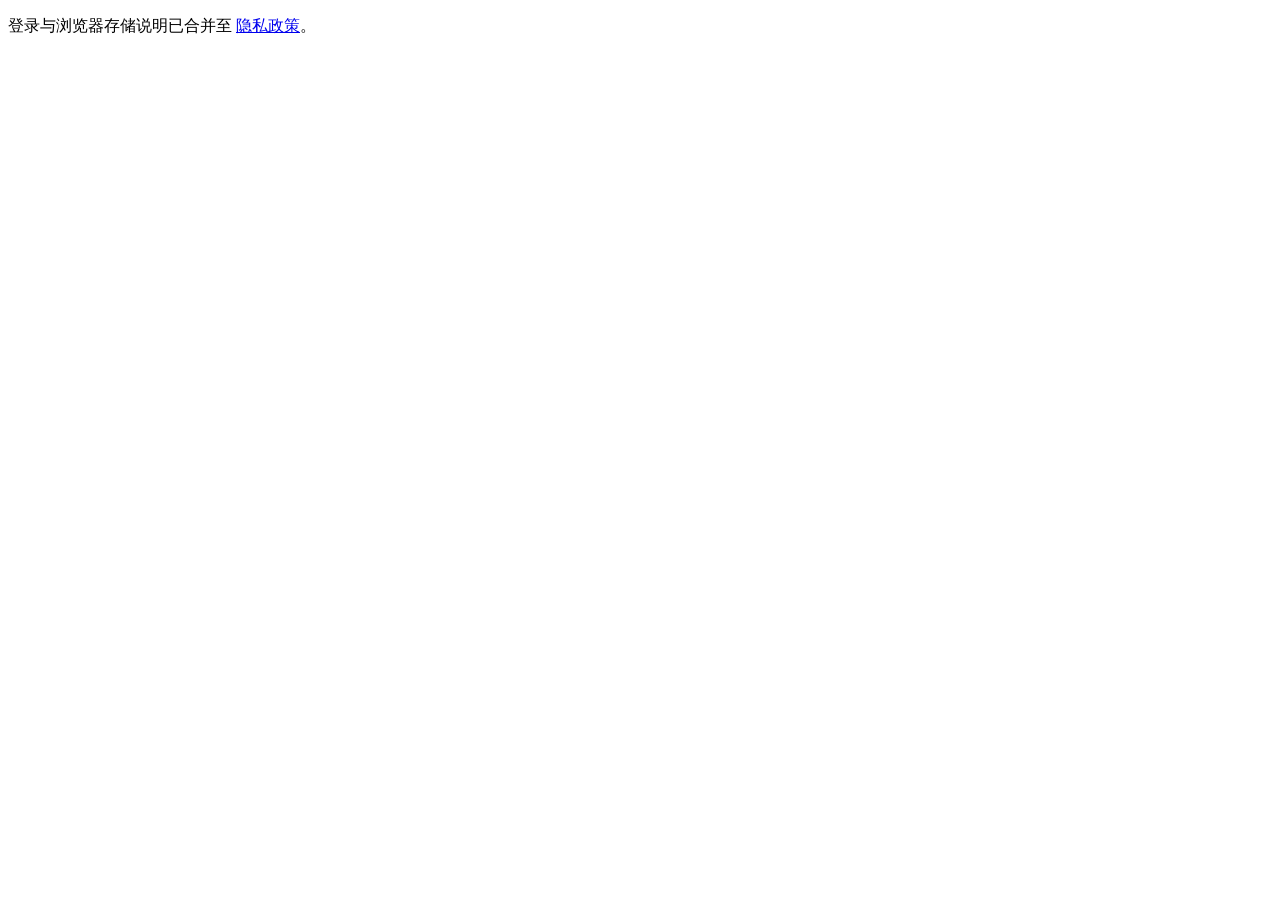
<file: cookie_policy/index.html>
<!doctype html><html lang="zh-CN"><meta charset="utf-8"><meta name="viewport" content="width=device-width,initial-scale=1"><title>CN Client 登录与浏览器存储</title><body><p>登录与浏览器存储说明已合并至 <a href="../privacy_policy/">隐私政策</a>。</p></body></html>
</file>
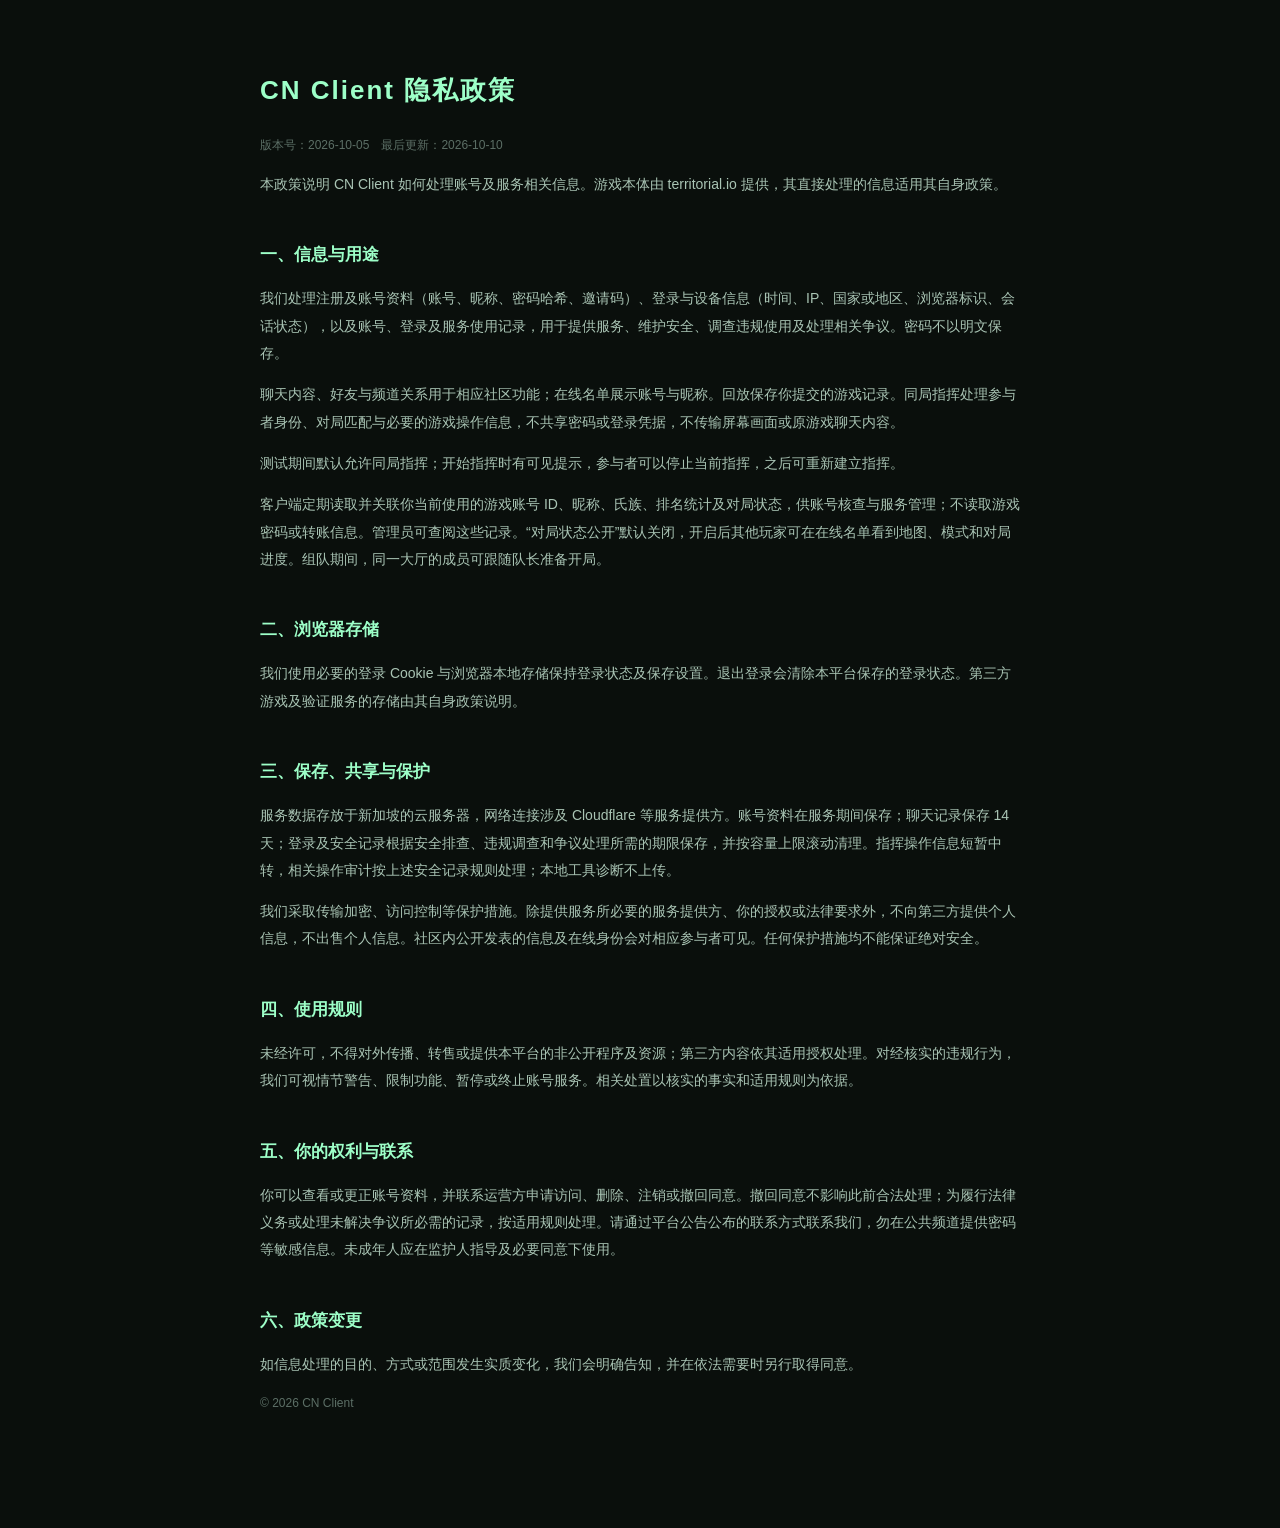
<file: privacy_policy/index.html>
<!DOCTYPE html>
<html lang="zh-CN">

<head>
    <meta charset="UTF-8">
    <meta name="viewport" content="width=device-width, initial-scale=1.0">
    <title>CN Client - 隐私政策</title>
    <style>
        body { margin: 0; padding: 0; background: #0a0f0c; color: #cfe8d8; font-family: "Microsoft YaHei", "微软雅黑", sans-serif; line-height: 1.95; }
        .wrap { max-width: 760px; margin: 0 auto; padding: 48px 28px 100px; }
        h1 { color: #9dffc8; font-size: 26px; letter-spacing: 2px; }
        h2 { color: #9dffc8; font-size: 17px; margin-top: 40px; }
        p, li { font-size: 14px; color: #a9c4b4; }
        li { margin: 8px 0; }
        .meta { color: #5c6f66; font-size: 12px; }
        a { color: #9dffc8; }
        .sep { border: 0; border-top: 1px solid #1c2622; margin: 36px 0; }
        .small { font-size: 12px; color: #5c6f66; }
    </style>
</head>

<body>
    <div class="wrap">
        <h1>CN Client 隐私政策</h1>
        <p class="meta">版本号：2026-10-05　最后更新：2026-10-10</p>
        <p>本政策说明 CN Client 如何处理账号及服务相关信息。游戏本体由 territorial.io 提供，其直接处理的信息适用其自身政策。</p>
        <h2>一、信息与用途</h2>
        <p>我们处理注册及账号资料（账号、昵称、密码哈希、邀请码）、登录与设备信息（时间、IP、国家或地区、浏览器标识、会话状态），以及账号、登录及服务使用记录，用于提供服务、维护安全、调查违规使用及处理相关争议。密码不以明文保存。</p>
        <p>聊天内容、好友与频道关系用于相应社区功能；在线名单展示账号与昵称。回放保存你提交的游戏记录。同局指挥处理参与者身份、对局匹配与必要的游戏操作信息，不共享密码或登录凭据，不传输屏幕画面或原游戏聊天内容。</p>
        <p>测试期间默认允许同局指挥；开始指挥时有可见提示，参与者可以停止当前指挥，之后可重新建立指挥。</p>
        <p>客户端定期读取并关联你当前使用的游戏账号 ID、昵称、氏族、排名统计及对局状态，供账号核查与服务管理；不读取游戏密码或转账信息。管理员可查阅这些记录。“对局状态公开”默认关闭，开启后其他玩家可在在线名单看到地图、模式和对局进度。组队期间，同一大厅的成员可跟随队长准备开局。</p>
        <h2>二、浏览器存储</h2>
        <p>我们使用必要的登录 Cookie 与浏览器本地存储保持登录状态及保存设置。退出登录会清除本平台保存的登录状态。第三方游戏及验证服务的存储由其自身政策说明。</p>
        <h2>三、保存、共享与保护</h2>
        <p>服务数据存放于新加坡的云服务器，网络连接涉及 Cloudflare 等服务提供方。账号资料在服务期间保存；聊天记录保存 14 天；登录及安全记录根据安全排查、违规调查和争议处理所需的期限保存，并按容量上限滚动清理。指挥操作信息短暂中转，相关操作审计按上述安全记录规则处理；本地工具诊断不上传。</p>
        <p>我们采取传输加密、访问控制等保护措施。除提供服务所必要的服务提供方、你的授权或法律要求外，不向第三方提供个人信息，不出售个人信息。社区内公开发表的信息及在线身份会对相应参与者可见。任何保护措施均不能保证绝对安全。</p>
        <h2>四、使用规则</h2>
        <p>未经许可，不得对外传播、转售或提供本平台的非公开程序及资源；第三方内容依其适用授权处理。对经核实的违规行为，我们可视情节警告、限制功能、暂停或终止账号服务。相关处置以核实的事实和适用规则为依据。</p>
        <h2>五、你的权利与联系</h2>
        <p>你可以查看或更正账号资料，并联系运营方申请访问、删除、注销或撤回同意。撤回同意不影响此前合法处理；为履行法律义务或处理未解决争议所必需的记录，按适用规则处理。请通过平台公告公布的联系方式联系我们，勿在公共频道提供密码等敏感信息。未成年人应在监护人指导及必要同意下使用。</p>
        <h2>六、政策变更</h2>
        <p>如信息处理的目的、方式或范围发生实质变化，我们会明确告知，并在依法需要时另行取得同意。</p>
        <p class="small">© 2026 CN Client</p>
    </div>
</body>

</html>
</file>
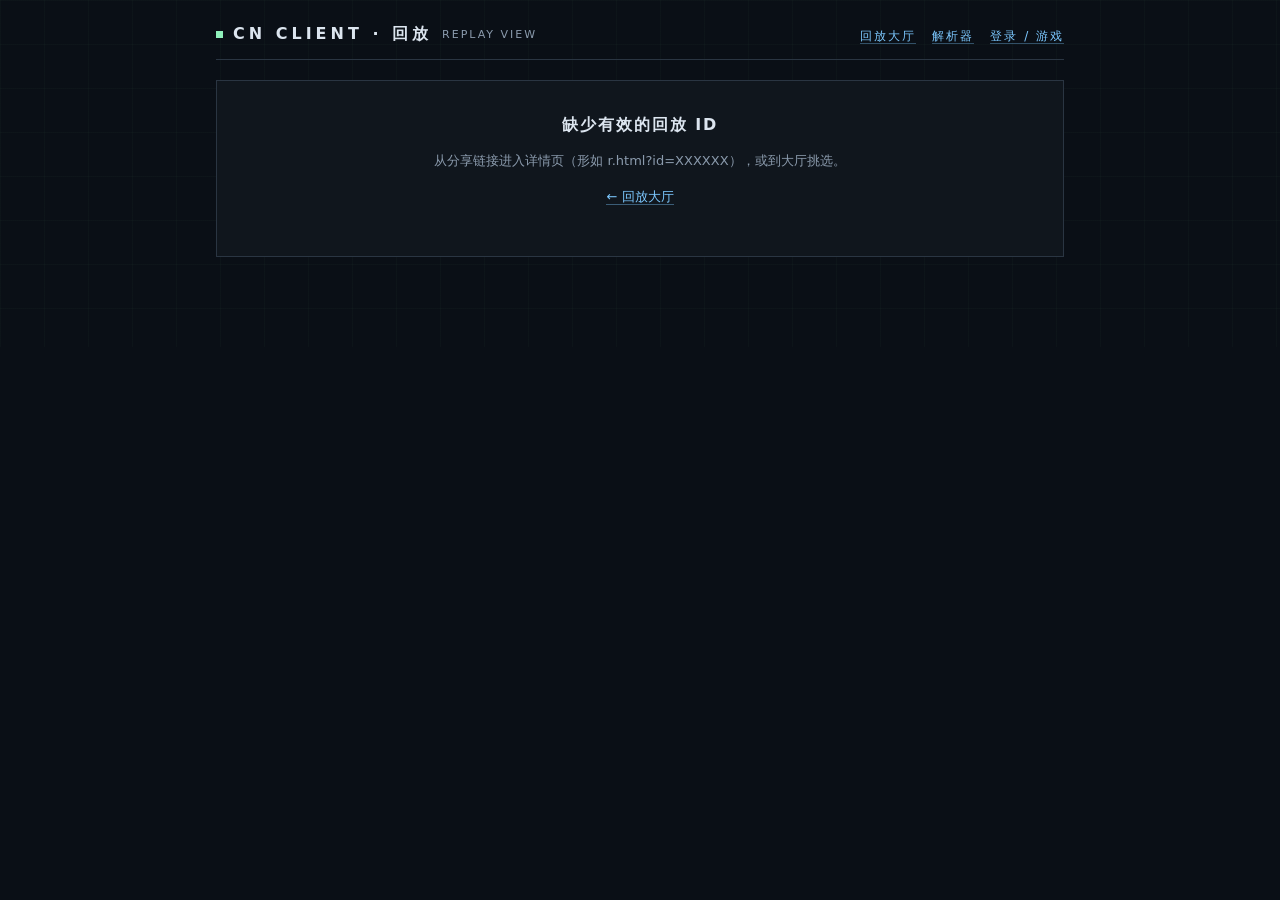
<file: r.html>
<!DOCTYPE html>
<html lang="zh-CN">
<head>
<meta charset="utf-8" />
<meta name="viewport" content="width=device-width, initial-scale=1" />
<title>CN CLIENT · 回放</title>
<link rel="icon" href="favicon.ico" />
<link rel="stylesheet" href="cn-pages.css?v=2" />
</head>
<body>
<div class="wrap">
  <div class="topbar">
    <div class="brand"><span class="brand-dot"></span><h1>CN CLIENT · 回放</h1><span>REPLAY VIEW</span></div>
    <div class="nav"><a href="replays.html">回放大厅</a><a href="replay-tool.html">解析器</a><a href="index.html">登录 / 游戏</a></div>
  </div>
  <div id="cn-detail"></div>
</div>
<script src="gateway.js?v=1"></script>
<script src="cn-pages.js?v=2"></script>
<script src="replay-view.js?v=1"></script>
<script src="r.js?v=2"></script>
</body>
</html>
</file>
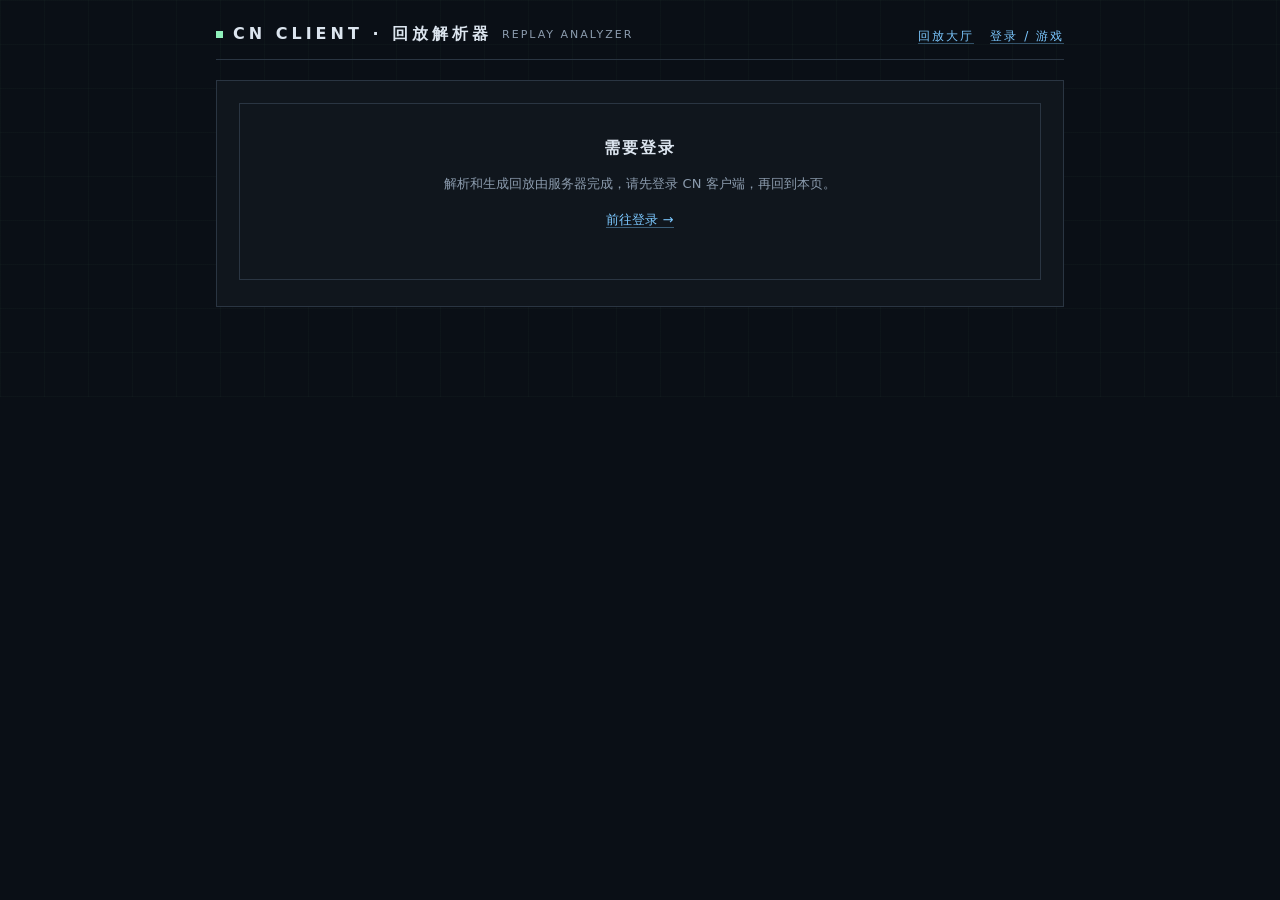
<file: replay-tool.html>
<!DOCTYPE html>
<html lang="zh-CN">
<head>
<meta charset="utf-8" />
<meta name="viewport" content="width=device-width, initial-scale=1" />
<title>CN CLIENT · 回放解析器</title>
<link rel="icon" href="favicon.ico" />
<link rel="stylesheet" href="cn-pages.css?v=2" />
</head>
<body>
<div class="wrap">
  <div class="topbar">
    <div class="brand"><span class="brand-dot"></span><h1>CN CLIENT · 回放解析器</h1><span>REPLAY ANALYZER</span></div>
    <div class="nav"><a href="replays.html">回放大厅</a><a href="index.html">登录 / 游戏</a></div>
  </div>
  <div class="cn-detail">
    <div id="cn-tool-login" class="cn-empty hidden"><b>需要登录</b><p>解析和生成回放由服务器完成，请先登录 CN 客户端，再回到本页。</p><p><a href="index.html">前往登录 →</a></p></div>
    <div id="cn-tool" class="hidden">
      <div class="tool-label">回放代码（游戏内 菜单 → 重播 → Select All → Copy）</div>
      <textarea id="cn-tool-code" class="tool-area" spellcheck="false" placeholder="把回放代码整段粘到这里"></textarea>
      <div class="cn-btn-row">
        <button type="button" class="chip" id="cn-tool-parse">解析</button>
        <button type="button" class="chip" id="cn-tool-copy">复制回放代码</button>
        <button type="button" class="chip" id="cn-tool-clear">清空</button>
      </div>
      <div class="tool-label">回放 JSON → 生成回放代码</div>
      <textarea id="cn-tool-json" class="tool-area" spellcheck="false" placeholder="粘贴导出的回放 JSON，或选择 .json 文件"></textarea>
      <div class="cn-btn-row">
        <button type="button" class="chip" id="cn-tool-file">选择文件…</button>
        <button type="button" class="chip" id="cn-tool-encode">生成回放代码</button>
        <input type="file" id="cn-tool-file-input" accept=".json,application/json" hidden />
      </div>
      <div class="cn-tip" id="cn-tool-status" role="status"></div>
      <div class="cn-parse hidden" id="cn-tool-result"></div>
    </div>
  </div>
</div>
<script src="gateway.js?v=1"></script>
<script src="cn-pages.js?v=2"></script>
<script src="replay-view.js?v=1"></script>
<script src="replay-tool.js?v=1"></script>
</body>
</html>
</file>
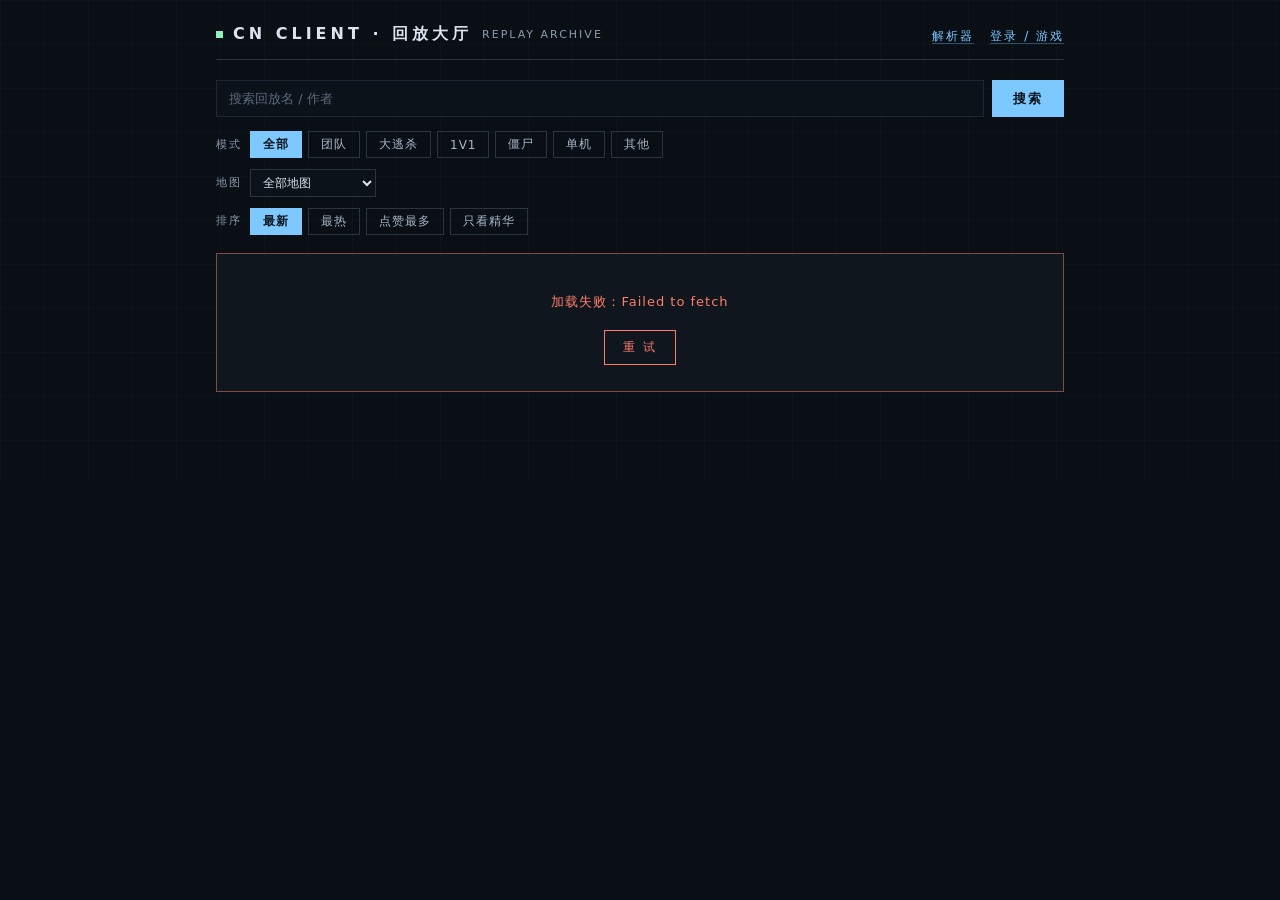
<file: replays.html>
<!DOCTYPE html>
<html lang="zh-CN">
<head>
<meta charset="utf-8" />
<meta name="viewport" content="width=device-width, initial-scale=1" />
<title>CN CLIENT · 回放大厅</title>
<link rel="icon" href="favicon.ico" />
<link rel="stylesheet" href="cn-pages.css?v=2" />
</head>
<body>
<div class="wrap">
  <div class="topbar">
    <div class="brand"><span class="brand-dot"></span><h1>CN CLIENT · 回放大厅</h1><span>REPLAY ARCHIVE</span></div>
    <div class="nav"><a href="replay-tool.html">解析器</a><a href="index.html">登录 / 游戏</a></div>
  </div>
  <div class="toolbar">
    <form class="search" id="cn-search-form">
      <input id="cn-search" placeholder="搜索回放名 / 作者" autocomplete="off" autocapitalize="off" autocorrect="off" spellcheck="false" />
      <button type="submit">搜索</button>
    </form>
    <div class="chips-row"><span class="chips-label">模式</span><div class="chips" id="cn-mode-chips"></div></div>
    <div class="chips-row"><span class="chips-label">地图</span><select class="cn-select" id="cn-map-select" aria-label="按地图筛选"></select></div>
    <div class="sort-row"><span class="chips-label">排序</span><div class="chips" id="cn-sort-chips"></div><span class="list-count" id="cn-count"></span></div>
  </div>
  <div id="cn-list"></div>
  <div id="cn-sentinel"></div>
  <div id="cn-empty" class="cn-empty hidden"></div>
  <div id="cn-error" class="cn-error hidden"></div>
</div>
<script src="gateway.js?v=1"></script>
<script src="cn-pages.js?v=2"></script>
<script src="replays.js?v=2"></script>
</body>
</html>
</file>
<file: cn-pages.css>
/* 公开页共享样式（回放大厅 / 回放详情，S8）——战术终端 2.0 色板：
 * 冷蓝黑基底 #10161d / 冰蓝 #7cc8ff / 冰蓝 #7cc8ff / 新绿 #8ff0bb */
*{box-sizing:border-box;}
html,body{margin:0;min-height:100%;background:#0a0f16;color:#dce5ef;}
body{font-family:"Microsoft YaHei","微软雅黑",system-ui,sans-serif;
  background-image:linear-gradient(rgba(143,240,187,.025) 1px,transparent 1px),linear-gradient(90deg,rgba(143,240,187,.025) 1px,transparent 1px);
  background-size:44px 44px;}
.wrap{max-width:880px;margin:0 auto;padding:24px 16px 90px;}

.topbar{display:flex;align-items:center;justify-content:space-between;border-bottom:1px solid #2a3542;padding-bottom:14px;margin-bottom:20px;flex-wrap:wrap;gap:8px;}
.brand{display:flex;align-items:center;gap:10px;}
.brand-dot{width:7px;height:7px;background:#8ff0bb;animation:cn-breathe 2.4s ease-in-out infinite;}
.brand h1{margin:0;font-size:16px;letter-spacing:4px;color:#dce5ef;font-weight:bold;}
.brand span{font-size:11px;color:#8b9bad;letter-spacing:2px;}
.nav a{color:#7cc8ff;text-decoration:none;font-size:12px;letter-spacing:2px;margin-left:16px;border-bottom:1px solid rgba(124,200,255,.35);}
.nav a:hover{color:#a5dcff;}

.toolbar{margin-bottom:18px;}
.search{display:flex;gap:8px;margin-bottom:14px;}
.search input{flex:1;background:#0c1219;border:1px solid #1e2733;color:#dce5ef;font-size:13px;padding:10px 12px;outline:none;transition:border-color .15s;font-family:inherit;}
.search input:focus{border-color:#7cc8ff;}
.search input::placeholder{color:#5c6b7d;}
.search button{background:#7cc8ff;border:1px solid #7cc8ff;color:#0a1219;font-size:13px;font-weight:bold;letter-spacing:2px;padding:0 20px;cursor:pointer;transition:.15s;font-family:inherit;}
.search button:hover{background:#10161d;color:#7cc8ff;}
.search button:active{transform:scale(.985);}

.chips-row{display:flex;align-items:flex-start;gap:8px;margin-bottom:10px;flex-wrap:wrap;}
.chips-label{flex:none;font-size:11px;color:#8b9bad;letter-spacing:2px;line-height:28px;}
.chips{display:flex;flex-wrap:wrap;gap:6px;}
.chip{border:1px solid #2a3542;background:transparent;color:#a9b8c9;font-size:12px;padding:4px 12px;cursor:pointer;letter-spacing:1px;font-family:inherit;transition:.15s;}
.chip:hover{border-color:#7cc8ff;color:#7cc8ff;}
.chip.on{background:#7cc8ff;border-color:#7cc8ff;color:#0a1219;font-weight:bold;}
.sort-row{display:flex;align-items:center;gap:8px;margin-top:4px;}
.list-count{margin-left:auto;font-size:11px;color:#5c6b7d;letter-spacing:1px;}

#cn-list{display:flex;flex-direction:column;gap:10px;}
.cn-card{background:#10161d;border:1px solid #2a3542;padding:14px 16px;transition:border-color .15s;}
.cn-card:hover{border-color:#3a4856;}
.cn-card-head{display:flex;align-items:flex-start;justify-content:space-between;gap:10px;}
.cn-card-name{color:#dce5ef;text-decoration:none;font-size:15px;font-weight:bold;letter-spacing:1px;word-break:break-all;}
.cn-card-name:hover{color:#7cc8ff;}
.cn-btn-copy{flex:none;background:transparent;border:1px solid #8ff0bb;color:#8ff0bb;font-size:12px;letter-spacing:2px;padding:6px 14px;cursor:pointer;transition:.15s;font-family:inherit;}
.cn-btn-copy:hover{background:#8ff0bb;color:#0a1219;}
.cn-btn-copy:disabled{opacity:.5;cursor:wait;}
.cn-card-meta{display:flex;align-items:center;flex-wrap:wrap;gap:8px 14px;margin-top:10px;}
.cn-card-sub{font-size:12px;color:#8b9bad;letter-spacing:.5px;}

.cn-badge{font-size:11px;padding:2px 10px;letter-spacing:2px;border:1px solid;}
.cn-badge-mode{color:#8ff0bb;border-color:rgba(143,240,187,.4);}
.cn-badge-map{color:#7cc8ff;border-color:rgba(124,200,255,.4);}

.cn-loading{text-align:center;color:#5c6b7d;font-size:12px;letter-spacing:3px;padding:20px 0;}
.cn-loading::after{content:"";display:inline-block;width:7px;height:7px;margin-left:6px;background:#8ff0bb;vertical-align:2px;animation:cn-blink 1s infinite;}
@keyframes cn-blink{0%,100%{opacity:1;}50%{opacity:.2;}}
.cn-end{text-align:center;color:#5c6b7d;font-size:11px;letter-spacing:3px;padding:16px 0 4px;}

.cn-empty{background:#10161d;border:1px solid #2a3542;padding:34px 20px;text-align:center;}
.cn-empty b{color:#dce5ef;letter-spacing:2px;}
.cn-empty p{color:#8b9bad;font-size:13px;line-height:1.8;}
.cn-empty a{color:#7cc8ff;text-decoration:none;border-bottom:1px solid rgba(124,200,255,.4);}
.cn-error{background:#10161d;border:1px solid rgba(255,125,107,.5);padding:26px 20px;text-align:center;}
.cn-error p{color:#ff7d6b;font-size:13px;letter-spacing:1px;}
.cn-error button{background:transparent;border:1px solid #ff7d6b;color:#ff7d6b;font-size:12px;letter-spacing:2px;padding:8px 18px;cursor:pointer;font-family:inherit;margin-top:6px;}
.cn-error button:hover{background:#ff7d6b;color:#0a1219;}

/* 详情页 */
.cn-detail{background:#10161d;border:1px solid #2a3542;padding:22px 22px 26px;}
.cn-detail-name{margin:0 0 12px;font-size:19px;letter-spacing:2px;color:#dce5ef;word-break:break-all;}
.cn-detail-meta{display:flex;gap:10px;margin-bottom:18px;flex-wrap:wrap;}
.cn-detail-table{width:100%;border-collapse:collapse;margin-bottom:20px;}
.cn-detail-table td{padding:9px 6px;border-bottom:1px solid #1e2733;font-size:13px;}
.cn-detail-table td:first-child{width:90px;color:#8b9bad;letter-spacing:2px;font-size:11px;}
.cn-detail-table td:last-child{color:#dce5ef;letter-spacing:.5px;word-break:break-all;}
.mono{font-family:Consolas,"Cascadia Mono",monospace;color:#7cc8ff !important;}
.cn-btn-main{width:100%;background:#8ff0bb;border:1px solid #8ff0bb;color:#0a1219;font-size:15px;font-weight:bold;letter-spacing:6px;padding:13px;cursor:pointer;transition:.15s;font-family:inherit;}
.cn-btn-main:hover{background:#10161d;color:#8ff0bb;}
.cn-btn-main:disabled{opacity:.5;cursor:wait;}
.cn-tip{text-align:center;color:#5c6b7d;font-size:11px;letter-spacing:1px;margin-top:10px;}

/* toast */
.cn-toast{position:fixed;left:50%;bottom:40px;transform:translateX(-50%) translateY(12px);background:#10161d;border:1px solid #8ff0bb;color:#8ff0bb;font-size:13px;letter-spacing:1px;padding:11px 22px;opacity:0;pointer-events:none;transition:.25s;z-index:99999;max-width:88vw;text-align:center;}
.cn-toast.show{opacity:1;transform:translateX(-50%) translateY(0);}
.cn-toast-err{border-color:#ff7d6b;color:#ff7d6b;}

/* 回放解析面板（replay-view.js）与解析器页 */
.cn-card-warn{color:#ffb86b;}
.cn-badge-warn{color:#ffb86b;border-color:rgba(255,184,107,.45);}
.cn-select{background:#0c1219;border:1px solid #2a3542;color:#dce5ef;font-size:12px;padding:5px 8px;font-family:inherit;max-width:100%;}
.cn-select:focus{outline:none;border-color:#7cc8ff;}
.cn-btn-row{display:flex;gap:10px;flex-wrap:wrap;margin-top:12px;}
.cn-btn-danger{background:transparent;border:1px solid #ff7d6b;color:#ff7d6b;font-size:12px;letter-spacing:2px;padding:8px 16px;cursor:pointer;font-family:inherit;}
.cn-btn-danger:hover{background:#ff7d6b;color:#0a1219;}
.cn-parse{margin-top:22px;border-top:1px solid #1e2733;padding-top:18px;}
.tool-area{width:100%;min-height:110px;resize:vertical;background:#0c1219;border:1px solid #1e2733;color:#dce5ef;font:12px/1.5 Consolas,"Cascadia Mono",monospace;padding:10px 12px;outline:none;}
.tool-area:focus{border-color:#7cc8ff;}
.tool-label{font-size:11px;color:#8b9bad;letter-spacing:2px;margin:16px 0 8px;}

.hidden{display:none;}
@keyframes cn-breathe{0%,100%{opacity:1;box-shadow:0 0 4px rgba(143,240,187,.7);}50%{opacity:.35;box-shadow:0 0 12px rgba(143,240,187,1);}}

@media(max-width:520px){
  .wrap{padding:16px 12px 80px;}
  .brand h1{font-size:13px;letter-spacing:2px;}
  .nav a{margin-left:10px;font-size:11px;}
  .cn-detail{padding:16px 14px 20px;}
}
.cn-card-actions{display:flex;align-items:center;gap:8px;flex:none;}
.cn-like{background:transparent;border:1px solid #2a3542;color:#a9b8c9;font-size:12px;padding:5px 10px;cursor:pointer;font-family:inherit;letter-spacing:1px;transition:border-color .15s,color .15s;}
.cn-like:hover{border-color:#ff7d6b;color:#ff9a8c;}
.cn-like.on{border-color:#ff7d6b;color:#ff7d6b;}
.cn-like:disabled{opacity:.5;cursor:wait;}
.cn-badge-feat{color:#e8d86b;border-color:#e8d86b;}
#cn-like-btn.on{border-color:#ff7d6b;color:#ff7d6b;}
</file>
